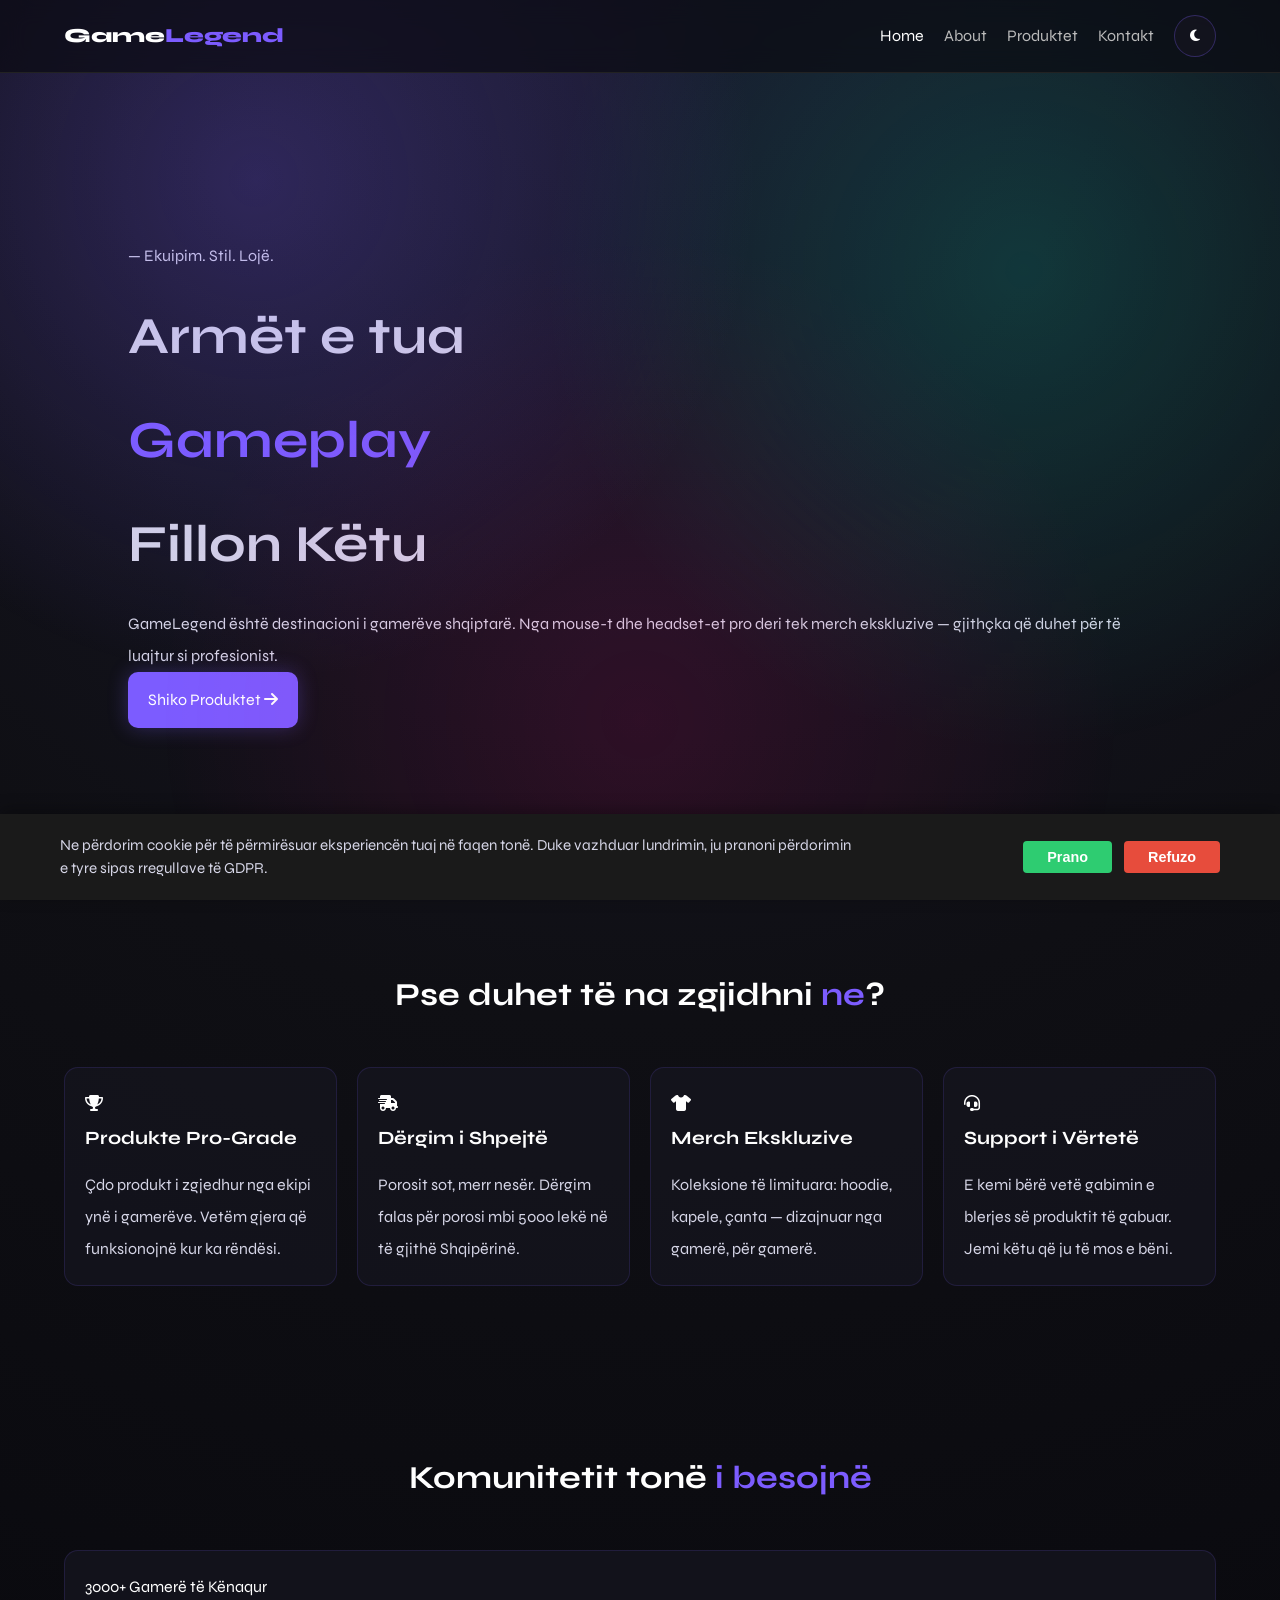
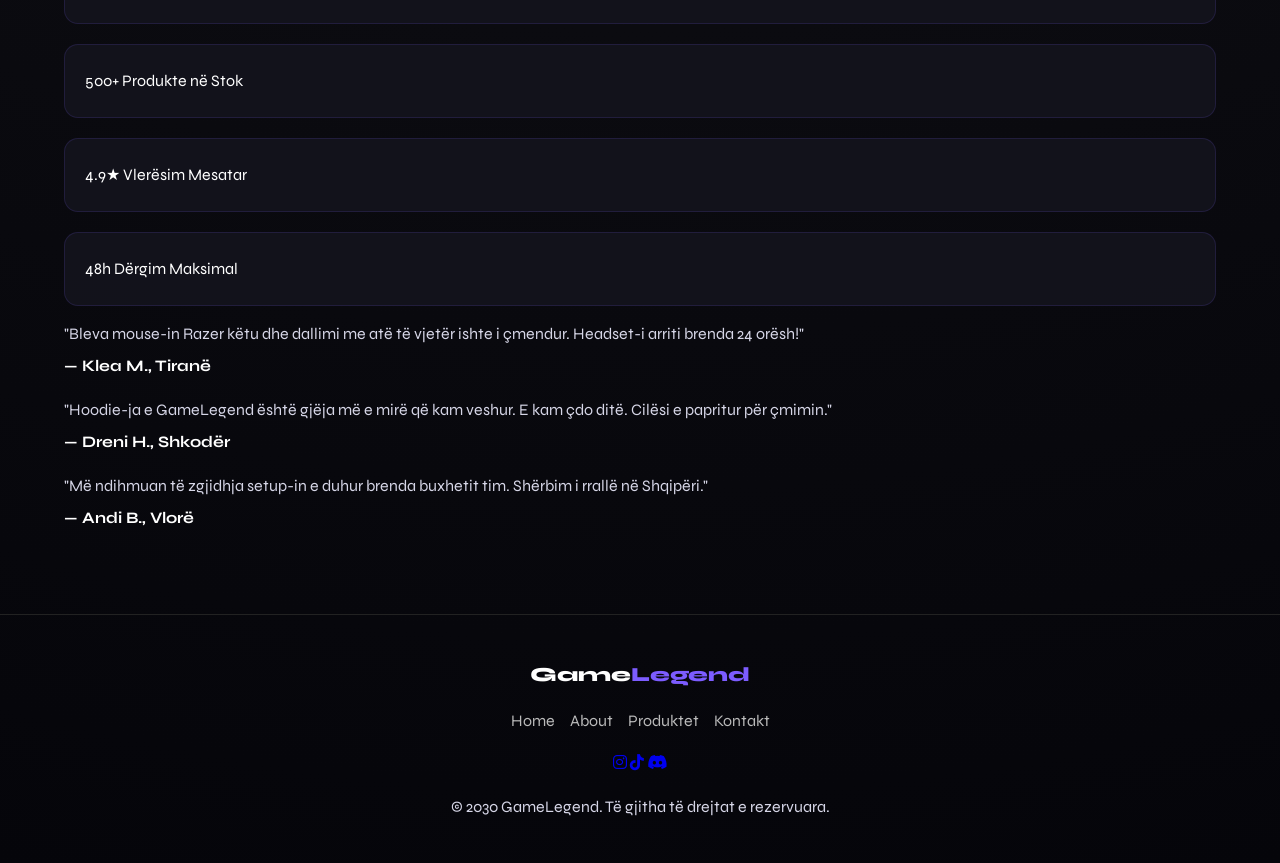
<file: index.html>
<!DOCTYPE html>
<html lang="sq">
<head>
  <meta charset="UTF-8" />
  <meta name="viewport" content="width=device-width, initial-scale=1.0" />
  <title>GameLegend — Dyqani i Gamerëve</title>
  <link rel="stylesheet" href="css/style.css" />
  <link rel="stylesheet" href="css/responsive.css" />
  <link href="https://fonts.googleapis.com/css2?family=Space+Mono:wght@400;700&family=Syne:wght@400;600;800&display=swap" rel="stylesheet" />
  <link rel="stylesheet" href="https://cdnjs.cloudflare.com/ajax/libs/font-awesome/6.5.0/css/all.min.css" />
</head>
<body>

  <!-- NAVBAR -->
  <header class="navbar" id="navbar">
    <div class="nav-container">
      <a href="index.html" class="logo">Game<span>Legend</span></a>
      <nav class="nav-links" id="navLinks">
        <a href="index.html" class="active">Home</a>
        <a href="about.html">About</a>
        <a href="services.html">Produktet</a>
        <a href="contact.html">Kontakt</a>
        <button class="theme-toggle" id="theme-toggle" aria-label="Ndrysho temën">
          <i class="fas fa-moon"></i>
        </button>
      </nav>
      <button class="hamburger" id="hamburger-btn" aria-label="Hap menunë" aria-expanded="false">
        <span></span><span></span><span></span>
      </button>
    </div>
  </header>

  <main>

    <!-- HERO -->
    <section class="hero">
      <div class="hero-bg"></div>
      <div class="hero-content">
        <p class="hero-tag">— Ekuipim. Stil. Lojë.</p>
        <h1>Armët e tua<br /><span>Gameplay</span><br />Fillon Këtu</h1>
        <p class="hero-sub">GameLegend është destinacioni i gamerëve shqiptarë. Nga mouse-t dhe headset-et pro deri tek merch ekskluzive — gjithçka që duhet për të luajtur si profesionist.</p>
        <a href="services.html" class="btn-primary">Shiko Produktet <i class="fas fa-arrow-right"></i></a>
      </div>
      <div class="hero-visual">
        <div class="orb orb1"></div>
        <div class="orb orb2"></div>
      </div>
    </section>

    <!-- WHY US -->
    <section class="why-us">
      <div class="container">
        <h2 class="section-title">Pse duhet të na zgjidhni <span>ne</span>?</h2>
        <div class="cards-grid">

          <div class="card">
            <div class="card-icon"><i class="fas fa-trophy"></i></div>
            <h3>Produkte Pro-Grade</h3>
            <p>Çdo produkt i zgjedhur nga ekipi ynë i gamerëve. Vetëm gjera që funksionojnë kur ka rëndësi.</p>
          </div>

          <div class="card">
            <div class="card-icon"><i class="fas fa-truck-fast"></i></div>
            <h3>Dërgim i Shpejtë</h3>
            <p>Porosit sot, merr nesër. Dërgim falas për porosi mbi 5000 lekë në të gjithë Shqipërinë.</p>
          </div>

          <div class="card">
            <div class="card-icon"><i class="fas fa-shirt"></i></div>
            <h3>Merch Ekskluzive</h3>
            <p>Koleksione të limituara: hoodie, kapele, çanta — dizajnuar nga gamerë, për gamerë.</p>
          </div>

          <div class="card">
            <div class="card-icon"><i class="fas fa-headset"></i></div>
            <h3>Support i Vërtetë</h3>
            <p>E kemi bërë vetë gabimin e blerjes së produktit të gabuar. Jemi këtu që ju të mos e bëni.</p>
          </div>

        </div>
      </div>
    </section>

    <!-- STATS / TESTIMONIALS -->
    <section class="stats-section">
      <div class="container">
        <h2 class="section-title">Komunitetit tonë <span>i besojnë</span></h2>

        <div class="stats-grid">
          <div class="stat-card">
            <span class="stat-num">3000+</span>
            <span class="stat-label">Gamerë të Kënaqur</span>
          </div>
          <div class="stat-card">
            <span class="stat-num">500+</span>
            <span class="stat-label">Produkte në Stok</span>
          </div>
          <div class="stat-card">
            <span class="stat-num">4.9★</span>
            <span class="stat-label">Vlerësim Mesatar</span>
          </div>
          <div class="stat-card">
            <span class="stat-num">48h</span>
            <span class="stat-label">Dërgim Maksimal</span>
          </div>
        </div>

        <div class="testimonials">
          <div class="testimonial">
            <p>"Bleva mouse-in Razer këtu dhe dallimi me atë të vjetër ishte i çmendur. Headset-i arriti brenda 24 orësh!"</p>
            <strong>— Klea M., Tiranë</strong>
          </div>
          <div class="testimonial">
            <p>"Hoodie-ja e GameLegend është gjëja më e mirë që kam veshur. E kam çdo ditë. Cilësi e papritur për çmimin."</p>
            <strong>— Dreni H., Shkodër</strong>
          </div>
          <div class="testimonial">
            <p>"Më ndihmuan të zgjidhja setup-in e duhur brenda buxhetit tim. Shërbim i rrallë në Shqipëri."</p>
            <strong>— Andi B., Vlorë</strong>
          </div>
        </div>

      </div>
    </section>

  </main>

  <!-- FOOTER -->
  <footer class="footer">
    <div class="container footer-inner">
      <a href="index.html" class="logo">Game<span>Legend</span></a>
      <div class="footer-links">
        <a href="index.html">Home</a>
        <a href="about.html">About</a>
        <a href="services.html">Produktet</a>
        <a href="contact.html">Kontakt</a>
      </div>
      <div class="footer-social">
        <a href="#" aria-label="Instagram"><i class="fab fa-instagram"></i></a>
        <a href="#" aria-label="TikTok"><i class="fab fa-tiktok"></i></a>
        <a href="#" aria-label="Discord"><i class="fab fa-discord"></i></a>
      </div>
      <p class="copyright">&copy; 2030 GameLegend. Të gjitha të drejtat e rezervuara.</p>
    </div>
  </footer>
<button id="backToTop" class="back-to-top" aria-label="Kthehu në krye">
    <i class="fas fa-chevron-up"></i>
</button>
    <div id="cookieBanner" class="cookie-banner">
    <div class="cookie-content">
        <p>Ne përdorim cookie për të përmirësuar eksperiencën tuaj në faqen tonë. Duke vazhduar lundrimin, ju pranoni përdorimin e tyre sipas rregullave të GDPR.</p>
        <div class="cookie-buttons">
            <button id="acceptCookies" class="btn-cookie btn-accept">Prano</button>
            <button id="declineCookies" class="btn-cookie btn-decline">Refuzo</button>
        </div>
    </div>
</div>
  <script src="js/main.js"></script>
</body>
</html>
</file>
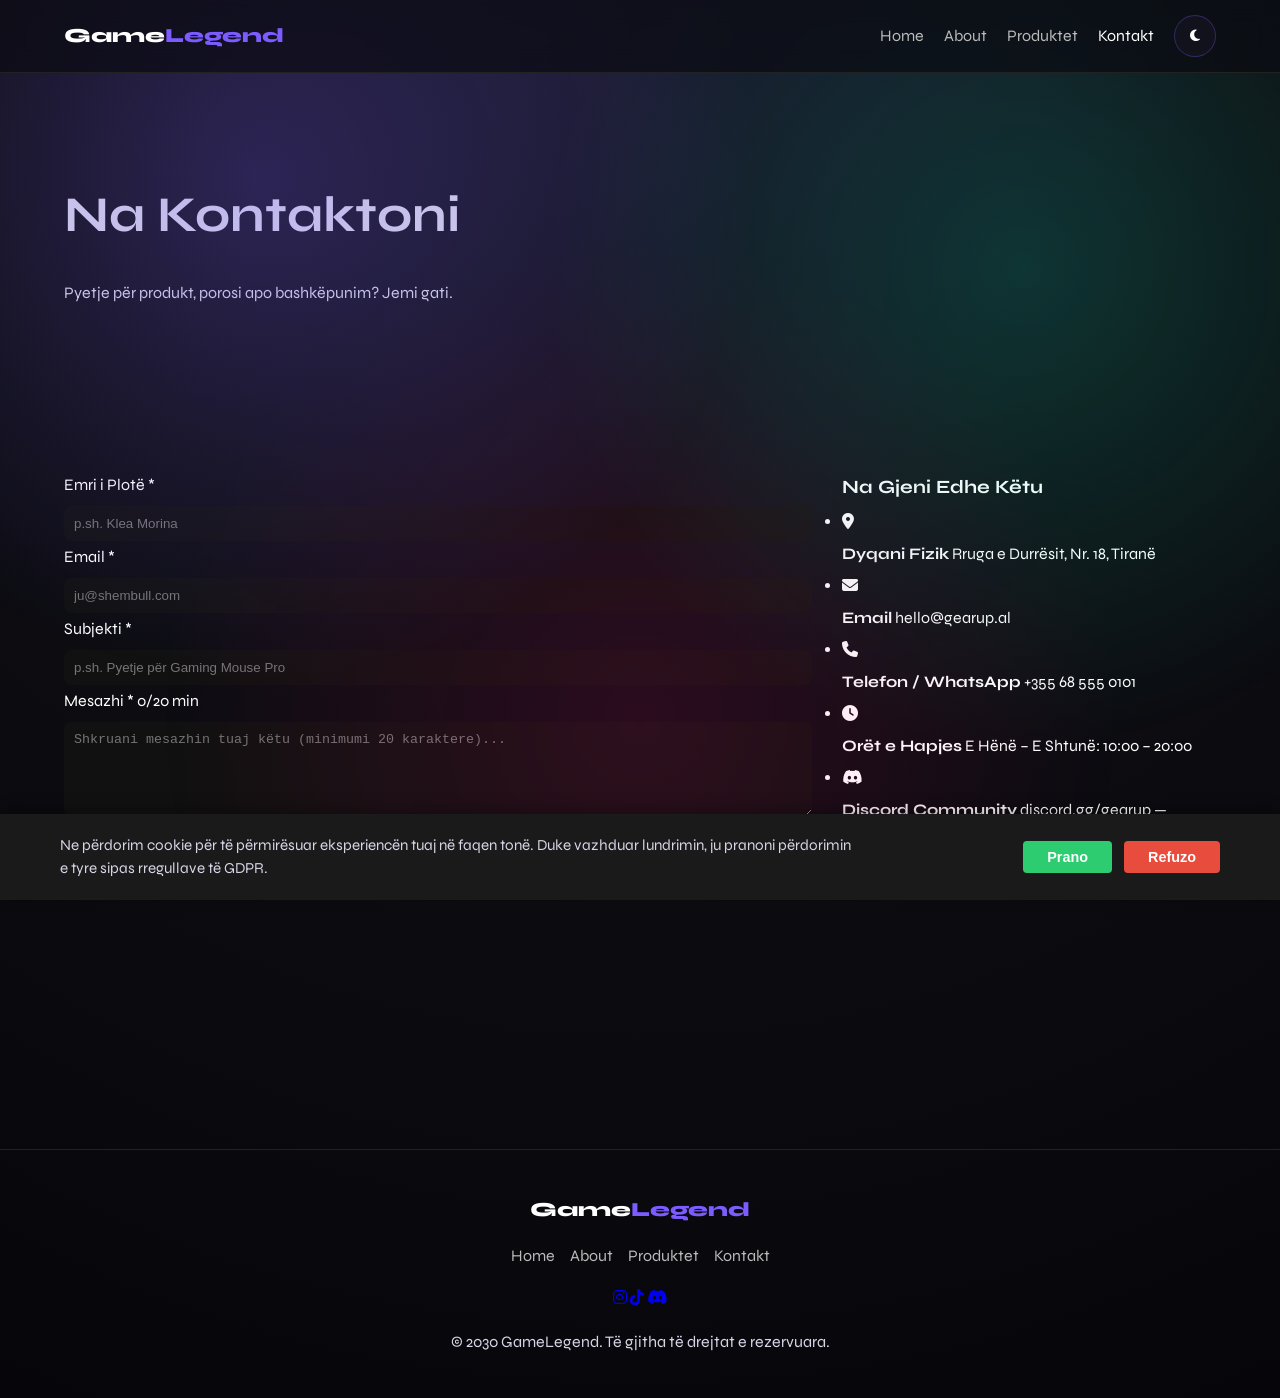
<file: contact.html>
<!DOCTYPE html>
<html lang="sq">
<head>
  <meta charset="UTF-8" />
  <meta name="viewport" content="width=device-width, initial-scale=1.0" />
  <title>GameLegend — Kontakt</title>
  <link rel="stylesheet" href="css/style.css" />
  <link rel="stylesheet" href="css/responsive.css" />
  <link href="https://fonts.googleapis.com/css2?family=Space+Mono:wght@400;700&family=Syne:wght@400;600;800&display=swap" rel="stylesheet" />
  <link rel="stylesheet" href="https://cdnjs.cloudflare.com/ajax/libs/font-awesome/6.5.0/css/all.min.css" />
</head>
<body>

  <!-- NAVBAR -->
  <header class="navbar" id="navbar">
    <div class="nav-container">
      <a href="index.html" class="logo">Game<span>Legend</span></a>
      <nav class="nav-links" id="navLinks">
        <a href="index.html">Home</a>
        <a href="about.html">About</a>
        <a href="services.html">Produktet</a>
        <a href="contact.html" class="active">Kontakt</a>
        <button class="theme-toggle" id="theme-toggle" aria-label="Ndrysho temën">
          <i class="fas fa-moon"></i>
        </button>
      </nav>
      <button class="hamburger" id="hamburger-btn" aria-label="Hap menunë" aria-expanded="false">
        <span></span><span></span><span></span>
      </button>
    </div>
  </header>

  <main>

    <!-- PAGE HERO -->
    <section class="page-hero">
      <div class="container">
        <h1>Na <span>Kontaktoni</span></h1>
        <p>Pyetje për produkt, porosi apo bashkëpunim? Jemi gati.</p>
      </div>
    </section>

    <!-- CONTACT -->
    <section class="contact-section">
      <div class="container contact-grid">

        <!-- FORM -->
        <div class="contact-form-wrap">
          <form id="contactForm" novalidate>

            <div class="form-group">
              <label for="name">Emri i Plotë *</label>
              <input
                type="text"
                id="name"
                name="name"
                placeholder="p.sh. Klea Morina"
                autocomplete="name"
              />
              <span class="error-msg" id="nameError"></span>
            </div>

            <div class="form-group">
              <label for="email">Email *</label>
              <input
                type="email"
                id="email"
                name="email"
                placeholder="ju@shembull.com"
                autocomplete="email"
              />
              <span class="error-msg" id="emailError"></span>
            </div>

            <div class="form-group">
              <label for="subject">Subjekti *</label>
              <input
                type="text"
                id="subject"
                name="subject"
                placeholder="p.sh. Pyetje për Gaming Mouse Pro"
              />
              <span class="error-msg" id="subjectError"></span>
            </div>

            <div class="form-group">
              <label for="message">
                Mesazhi *
                <span class="char-counter" id="charCounter">0/20 min</span>
              </label>
              <textarea
                id="message"
                name="message"
                rows="5"
                placeholder="Shkruani mesazhin tuaj këtu (minimumi 20 karaktere)..."
              ></textarea>
              <span class="error-msg" id="messageError"></span>
            </div>

            <button type="submit" class="btn-primary">
              Dërgo Mesazhin <i class="fas fa-paper-plane"></i>
            </button>

            <div class="form-success" id="formSuccess">
              <i class="fas fa-check-circle"></i> Mesazhi u dërgua! Do t'ju kthehemi brenda 24 orësh.
            </div>

          </form>
        </div>

        <!-- CONTACT INFO -->
        <aside class="contact-info">
          <h3>Na Gjeni Edhe Këtu</h3>
          <ul>
            <li>
              <i class="fas fa-map-marker-alt" aria-hidden="true"></i>
              <div>
                <strong>Dyqani Fizik</strong>
                <span>Rruga e Durrësit, Nr. 18, Tiranë</span>
              </div>
            </li>
            <li>
              <i class="fas fa-envelope" aria-hidden="true"></i>
              <div>
                <strong>Email</strong>
                <span>hello@gearup.al</span>
              </div>
            </li>
            <li>
              <i class="fas fa-phone" aria-hidden="true"></i>
              <div>
                <strong>Telefon / WhatsApp</strong>
                <span>+355 68 555 0101</span>
              </div>
            </li>
            <li>
              <i class="fas fa-clock" aria-hidden="true"></i>
              <div>
                <strong>Orët e Hapjes</strong>
                <span>E Hënë – E Shtunë: 10:00 – 20:00</span>
              </div>
            </li>
            <li>
              <i class="fab fa-discord" aria-hidden="true"></i>
              <div>
                <strong>Discord Community</strong>
                <span>discord.gg/gearup — Bashkohu me komunitetin!</span>
              </div>
            </li>
          </ul>

          <!-- Google Maps embed -->
          <div class="map-embed">
            <iframe
              src="https://www.google.com/maps/embed?pb=!1m18!1m12!1m3!1d2996.0!2d19.818!3d41.328!2m3!1f0!2f0!3f0!3m2!1i1024!2i768!4f13.1!3m3!1m2!1s0x0%3A0x0!2zNDHCsDE5JzQxLjEiTiAxOcKwNDknMDQuOCJF!5e0!3m2!1sen!2s!4v1"
              width="100%"
              height="200"
              style="border:0; border-radius:8px;"
              allowfullscreen=""
              loading="lazy"
              referrerpolicy="no-referrer-when-downgrade"
              title="Lokacioni i GameLegend në hartë">
            </iframe>
          </div>
        </aside>

      </div>
    </section>

  </main>

  <!-- FOOTER -->
  <footer class="footer">
    <div class="container footer-inner">
      <a href="index.html" class="logo">Game<span>Legend</span></a>
      <div class="footer-links">
        <a href="index.html">Home</a>
        <a href="about.html">About</a>
        <a href="services.html">Produktet</a>
        <a href="contact.html">Kontakt</a>
      </div>
      <div class="footer-social">
        <a href="#" aria-label="Instagram"><i class="fab fa-instagram"></i></a>
        <a href="#" aria-label="TikTok"><i class="fab fa-tiktok"></i></a>
        <a href="#" aria-label="Discord"><i class="fab fa-discord"></i></a>
      </div>
      <p class="copyright">&copy; 2030 GameLegend. Të gjitha të drejtat e rezervuara.</p>
    </div>
  </footer>
<button id="backToTop" class="back-to-top" aria-label="Kthehu në krye">
    <i class="fas fa-chevron-up"></i>
</button>
    <div id="cookieBanner" class="cookie-banner">
    <div class="cookie-content">
        <p>Ne përdorim cookie për të përmirësuar eksperiencën tuaj në faqen tonë. Duke vazhduar lundrimin, ju pranoni përdorimin e tyre sipas rregullave të GDPR.</p>
        <div class="cookie-buttons">
            <button id="acceptCookies" class="btn-cookie btn-accept">Prano</button>
            <button id="declineCookies" class="btn-cookie btn-decline">Refuzo</button>
        </div>
    </div>
</div>
  <script src="js/main.js"></script>
</body>
</html>
</file>
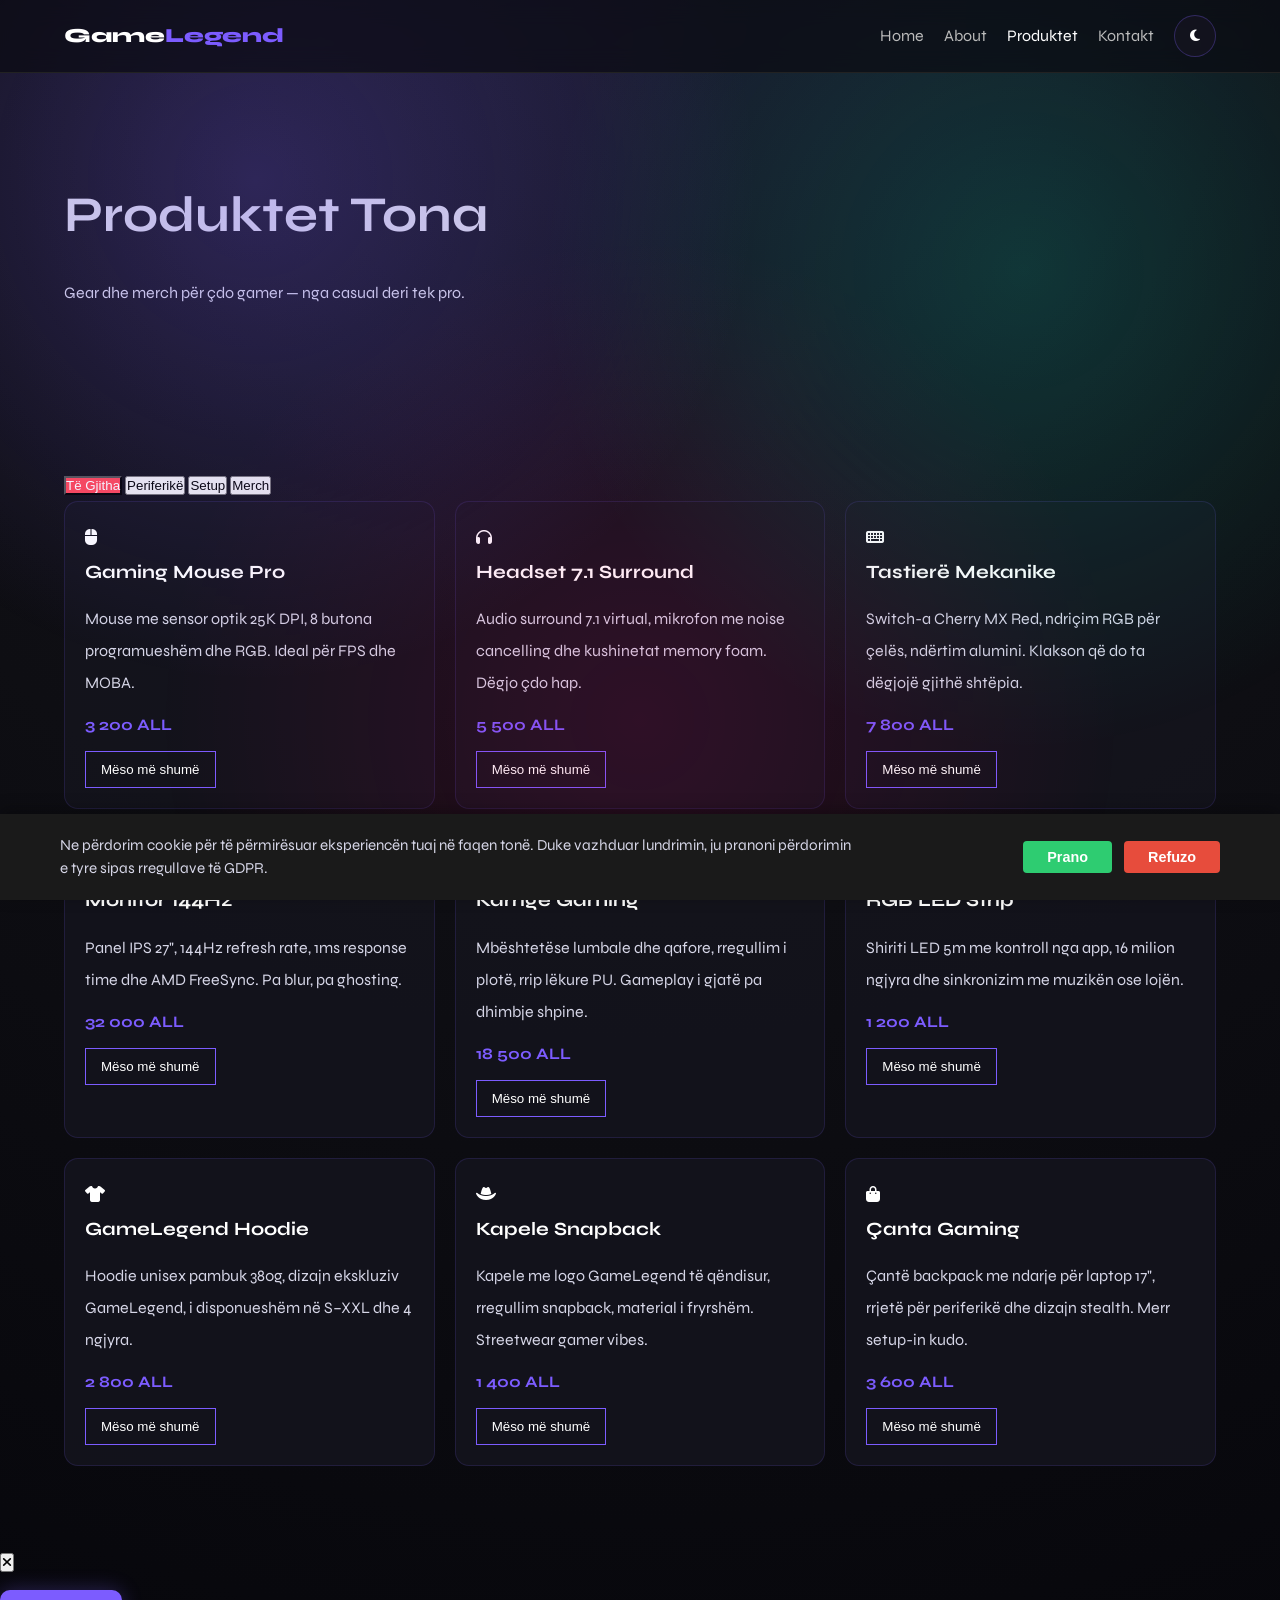
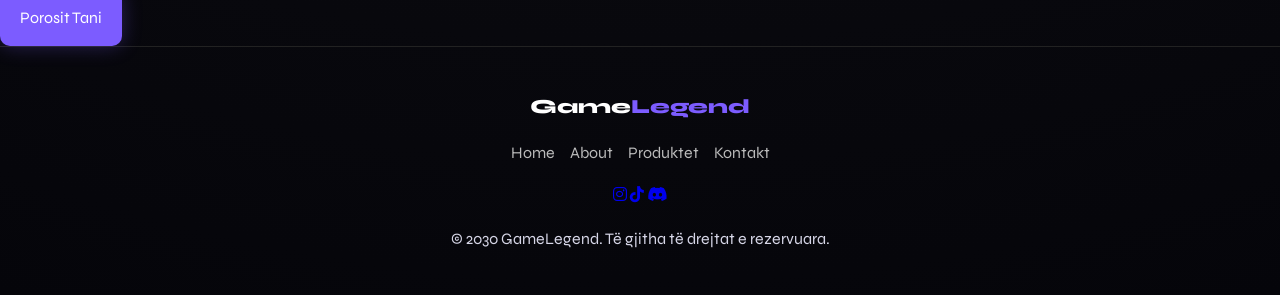
<file: services.html>
<!DOCTYPE html>
<html lang="sq">
<head>
  <meta charset="UTF-8" />
  <meta name="viewport" content="width=device-width, initial-scale=1.0" />
  <title>GameLegend — Produktet</title>
  <link rel="stylesheet" href="css/style.css" />
  <link rel="stylesheet" href="css/responsive.css" />
  <link href="https://fonts.googleapis.com/css2?family=Space+Mono:wght@400;700&family=Syne:wght@400;600;800&display=swap" rel="stylesheet" />
  <link rel="stylesheet" href="https://cdnjs.cloudflare.com/ajax/libs/font-awesome/6.5.0/css/all.min.css" />
</head>
<body>

  <!-- NAVBAR -->
  <header class="navbar" id="navbar">
    <div class="nav-container">
      <a href="index.html" class="logo">Game<span>Legend</span></a>
      <nav class="nav-links" id="navLinks">
        <a href="index.html">Home</a>
        <a href="about.html">About</a>
        <a href="services.html" class="active">Produktet</a>
        <a href="contact.html">Kontakt</a>
        <button class="theme-toggle" id="theme-toggle" aria-label="Ndrysho temën">
          <i class="fas fa-moon"></i>
        </button>
      </nav>
      <button class="hamburger" id="hamburger-btn" aria-label="Hap menunë" aria-expanded="false">
        <span></span><span></span><span></span>
      </button>
    </div>
  </header>

  <main>

    <!-- PAGE HERO -->
    <section class="page-hero">
      <div class="container">
        <h1>Produktet <span>Tona</span></h1>
        <p>Gear dhe merch për çdo gamer — nga casual deri tek pro.</p>
      </div>
    </section>

    <!-- PRODUCTS -->
    <section class="services-section">
      <div class="container">

        <!-- FILTER BUTTONS -->
        <div class="filter-btns" role="group" aria-label="Filtro produktet">
          <button class="filter-btn active" data-filter="all">Të Gjitha</button>
          <button class="filter-btn" data-filter="peripherals">Periferikë</button>
          <button class="filter-btn" data-filter="setup">Setup</button>
          <button class="filter-btn" data-filter="merch">Merch</button>
        </div>

        <!-- PRODUCT CARDS -->
        <div class="services-grid" id="servicesGrid">

          <article class="service-card" data-category="peripherals">
            <div class="service-icon"><i class="fas fa-computer-mouse"></i></div>
            <h3>Gaming Mouse Pro</h3>
            <p>Mouse me sensor optik 25K DPI, 8 butona programueshëm dhe RGB. Ideal për FPS dhe MOBA.</p>
            <span class="price">3 200 ALL</span>
            <button class="btn-outline" data-modal="1">Mëso më shumë</button>
          </article>

          <article class="service-card" data-category="peripherals">
            <div class="service-icon"><i class="fas fa-headphones"></i></div>
            <h3>Headset 7.1 Surround</h3>
            <p>Audio surround 7.1 virtual, mikrofon me noise cancelling dhe kushinetat memory foam. Dëgjo çdo hap.</p>
            <span class="price">5 500 ALL</span>
            <button class="btn-outline" data-modal="2">Mëso më shumë</button>
          </article>

          <article class="service-card" data-category="peripherals">
            <div class="service-icon"><i class="fas fa-keyboard"></i></div>
            <h3>Tastierë Mekanike</h3>
            <p>Switch-a Cherry MX Red, ndriçim RGB për çelës, ndërtim alumini. Klakson që do ta dëgjojë gjithë shtëpia.</p>
            <span class="price">7 800 ALL</span>
            <button class="btn-outline" data-modal="3">Mëso më shumë</button>
          </article>

          <article class="service-card" data-category="setup">
            <div class="service-icon"><i class="fas fa-desktop"></i></div>
            <h3>Monitor 144Hz</h3>
            <p>Panel IPS 27", 144Hz refresh rate, 1ms response time dhe AMD FreeSync. Pa blur, pa ghosting.</p>
            <span class="price">32 000 ALL</span>
            <button class="btn-outline" data-modal="4">Mëso më shumë</button>
          </article>

          <article class="service-card" data-category="setup">
            <div class="service-icon"><i class="fas fa-chair"></i></div>
            <h3>Karrige Gaming</h3>
            <p>Mbështetëse lumbale dhe qafore, rregullim i plotë, rrip lëkure PU. Gameplay i gjatë pa dhimbje shpine.</p>
            <span class="price">18 500 ALL</span>
            <button class="btn-outline" data-modal="5">Mëso më shumë</button>
          </article>

          <article class="service-card" data-category="setup">
            <div class="service-icon"><i class="fas fa-plug"></i></div>
            <h3>RGB LED Strip</h3>
            <p>Shiriti LED 5m me kontroll nga app, 16 milion ngjyra dhe sinkronizim me muzikën ose lojën.</p>
            <span class="price">1 200 ALL</span>
            <button class="btn-outline" data-modal="6">Mëso më shumë</button>
          </article>

          <article class="service-card" data-category="merch">
            <div class="service-icon"><i class="fas fa-shirt"></i></div>
            <h3>GameLegend Hoodie</h3>
            <p>Hoodie unisex pambuk 380g, dizajn ekskluziv GameLegend, i disponueshëm në S–XXL dhe 4 ngjyra.</p>
            <span class="price">2 800 ALL</span>
            <button class="btn-outline" data-modal="7">Mëso më shumë</button>
          </article>

          <article class="service-card" data-category="merch">
            <div class="service-icon"><i class="fas fa-hat-cowboy"></i></div>
            <h3>Kapele Snapback</h3>
            <p>Kapele me logo GameLegend të qëndisur, rregullim snapback, material i fryrshëm. Streetwear gamer vibes.</p>
            <span class="price">1 400 ALL</span>
            <button class="btn-outline" data-modal="8">Mëso më shumë</button>
          </article>

          <article class="service-card" data-category="merch">
            <div class="service-icon"><i class="fas fa-bag-shopping"></i></div>
            <h3>Çanta Gaming</h3>
            <p>Çantë backpack me ndarje për laptop 17", rrjetë për periferikë dhe dizajn stealth. Merr setup-in kudo.</p>
            <span class="price">3 600 ALL</span>
            <button class="btn-outline" data-modal="9">Mëso më shumë</button>
          </article>

        </div>
      </div>
    </section>

    <!-- MODAL -->
    <div class="modal-overlay" id="modalOverlay" role="dialog" aria-modal="true" aria-labelledby="modalTitle">
      <div class="modal-box">
        <button class="modal-close" id="modalClose" aria-label="Mbyll modalin">
          <i class="fas fa-times"></i>
        </button>
        <h2 id="modalTitle"></h2>
        <p id="modalBody"></p>
        <a href="contact.html" class="btn-primary">Porosit Tani</a>
      </div>
    </div>

  </main>

  <!-- FOOTER -->
  <footer class="footer">
    <div class="container footer-inner">
      <a href="index.html" class="logo">Game<span>Legend</span></a>
      <div class="footer-links">
        <a href="index.html">Home</a>
        <a href="about.html">About</a>
        <a href="services.html">Produktet</a>
        <a href="contact.html">Kontakt</a>
      </div>
      <div class="footer-social">
        <a href="#" aria-label="Instagram"><i class="fab fa-instagram"></i></a>
        <a href="#" aria-label="TikTok"><i class="fab fa-tiktok"></i></a>
        <a href="#" aria-label="Discord"><i class="fab fa-discord"></i></a>
      </div>
      <p class="copyright">&copy; 2030 GameLegend. Të gjitha të drejtat e rezervuara.</p>
    </div>
  </footer>
<button id="backToTop" class="back-to-top" aria-label="Kthehu në krye">
    <i class="fas fa-chevron-up"></i>
</button>
    <div id="cookieBanner" class="cookie-banner">
    <div class="cookie-content">
        <p>Ne përdorim cookie për të përmirësuar eksperiencën tuaj në faqen tonë. Duke vazhduar lundrimin, ju pranoni përdorimin e tyre sipas rregullave të GDPR.</p>
        <div class="cookie-buttons">
            <button id="acceptCookies" class="btn-cookie btn-accept">Prano</button>
            <button id="declineCookies" class="btn-cookie btn-decline">Refuzo</button>
        </div>
    </div>
</div>
  <script src="js/main.js"></script>
</body>
</html>
</file>
<file: css/style.css>
/* ========== RESET ========== */
* {
  margin: 0;
  padding: 0;
  box-sizing: border-box;
}

/* ========== BODY + CYBER BACKGROUND ========== */
body {
  font-family: "Syne", sans-serif;
  color: #fff;
  line-height: 2;
  overflow-x: hidden;

  /* deep cyber gradient */
  background: radial-gradient(circle at top, #1a1a2e 0%, #0f0f14 40%, #05050a 100%);
}

p {
  margin-top: 12px;
  color: #d6d6e7;
}

h1 {
  font-size: 50px;
  margin-top: 12px;
  color: #d6d6e7;
}

/* glowing orbs background */
body::before {
  content: "";
  position: fixed;
  inset: 0;
  pointer-events: none;

  background:
    radial-gradient(circle at 20% 20%, rgba(124, 92, 255, 0.25), transparent 40%),
    radial-gradient(circle at 80% 30%, rgba(0, 255, 200, 0.15), transparent 40%),
    radial-gradient(circle at 50% 80%, rgba(255, 0, 120, 0.12), transparent 50%);
}

/* soft animation */
body::before {
  animation: glowMove 14s ease-in-out infinite;
}

@keyframes glowMove {
  0%   { transform: translate(0px, 0px); }
  50%  { transform: translate(-20px, 20px); }
  100% { transform: translate(0px, 0px); }
}

/* ========== CONTAINER ========== */
.container {
  width: 90%;
  max-width: 1200px;
  margin: auto;
}

/* ========== LOGO ========== */
.logo {
  font-weight: 800;
  font-size: 20px;
  text-decoration: none;
  color: white;
}

.logo span {
  color: #7c5cff;
}

/* ========== NAVBAR ========== */
.navbar {
  position: sticky;
  top: 0;
  z-index: 1000;

  background: rgba(10, 10, 18, 0.7);
  backdrop-filter: blur(12px);
  border-bottom: 1px solid #222;
}

.nav-container {
  width: 90%;
  max-width: 1200px;
  margin: auto;

  display: flex;
  justify-content: space-between;
  align-items: center;
  padding: 15px 0;
}

.nav-links {
  display: flex;
  gap: 20px;
  align-items: center;
}

.nav-links a {
  color: #bbb;
  text-decoration: none;
  transition: 0.3s;
}

.nav-links a:hover,
.nav-links a.active {
  color: #fff;
}

/* ========== BUTTONS ========== */
.btn-primary {
  display: inline-block;
  padding: 12px 20px;
  background: #7c5cff;
  color: white;
  border-radius: 10px;
  text-decoration: none;
  transition: 0.3s;
  box-shadow: 0 0 20px rgba(124, 92, 255, 0.3);
}

.btn-primary:hover {
  transform: translateY(-3px);
  box-shadow: 0 0 30px rgba(124, 92, 255, 0.6);
}

.btn-outline {
  padding: 10px 15px;
  border: 1px solid #7c5cff;
  background: transparent;
  color: white;
  cursor: pointer;
  transition: 0.3s;
}

.btn-outline:hover {
  background: #7c5cff;
}

/* ========== HERO ========== */
.hero {
  min-height: 90vh;
  display: flex;
  align-items: center;
  justify-content: space-between;
  padding: 60px 10%;
}

.hero h1 {
  font-size: 52px;
  line-height: 2;
}

.hero span {
  color: #7c5cff;
}

/* ========== SECTIONS ========== */
section {
  padding: 80px 0;
}

.section-title {
  font-size: 32px;
  text-align: center;
  margin-bottom: 40px;
}

.section-title span {
  color: #7c5cff;
}

/* ========== GRID ========== */
.cards-grid,
.stats-grid,
.services-grid,
.mvv-grid,
.team-grid {
  display: grid;
  gap: 20px;
}

.cards-grid {
  grid-template-columns: repeat(4, 1fr);
}

.services-grid {
  grid-template-columns: repeat(3, 1fr);
}

/* ========== CARDS ========== */
.card,
.stat-card,
.service-card,
.mvv-card,
.team-card {
  background: rgba(20, 20, 30, 0.85);
  border: 1px solid rgba(124, 92, 255, 0.15);
  padding: 20px;
  border-radius: 14px;
  transition: 0.3s;
}

.card:hover,
.service-card:hover {
  transform: translateY(-6px);
  border-color: rgba(124, 92, 255, 0.5);
}

/* ========== PRICE ========== */
.price {
  display: block;
  margin: 10px 0;
  color: #7c5cff;
  font-weight: bold;
}

/* ========== CONTACT ========== */
.contact-grid {
  display: grid;
  grid-template-columns: 2fr 1fr;
  gap: 30px;
}

input,
textarea {
  width: 100%;
  padding: 10px;
  border-radius: 8px;
  border: none;
  margin-top: 5px;
  background: #111;
  color: white;
}

/* ========== FOOTER ========== */
.footer {
  padding: 40px 0;
  text-align: center;
  border-top: 1px solid #222;
}

.footer-links {
  display: flex;
  justify-content: center;
  gap: 15px;
  margin: 10px 0;
}

.footer-links a {
  color: #bbb;
  text-decoration: none;
}

/* ========== HAMBURGER ========== */
.hamburger {
  display: none;
  flex-direction: column;
  gap: 5px;
  background: transparent;
  border: none;
  cursor: pointer;
}

.hamburger span {
  width: 25px;
  height: 3px;
  background: white;
  border-radius: 5px;
  transition: 0.3s;
}

/* ========== THEME TOGGLE ========== */
.theme-toggle {
  width: 42px;
  height: 42px;

  border-radius: 50%;
  border: 1px solid rgba(124, 92, 255, 0.3);

  background: rgba(20, 20, 30, 0.9);

  color: white;

  cursor: pointer;

  display: flex;
  align-items: center;
  justify-content: center;

  transition: 0.3s;
}

.theme-toggle:hover {
  transform: rotate(15deg) scale(1.08);

  background: #7c5cff;

  box-shadow: 0 0 20px rgba(124, 92, 255, 0.5);
}

/* ========== LIGHT MODE ========== */
body.light-mode {
  background:
    linear-gradient(
      135deg,
      #f5f7ff 0%,
      #ece8ff 45%,
      #ffeef6 100%
    );

  color: #111;
}

/* navbar */
body.light-mode .navbar {
  background: rgba(255, 255, 255, 0.8);
  border-bottom: 1px solid #ddd;
}

/* cards */
body.light-mode .card,
body.light-mode .service-card,
body.light-mode .team-card,
body.light-mode .mvv-card,
body.light-mode .stat-card {
  background: white;
  border: 1px solid #ddd;
  color: #111;
}

/* paragraphs */
body.light-mode p {
  color: #111 !important;
}

/* HEADINGS BLACK */
body.light-mode h1,
body.light-mode h2,
body.light-mode h3,
body.light-mode h4,
body.light-mode h5,
body.light-mode h6 {
  color: #111 !important;
}

/* spans black */
body.light-mode span {
  color: #111;
}

/* KEEP PURPLE ACCENTS */
body.light-mode .hero span,
body.light-mode .logo span,
body.light-mode .section-title span,
body.light-mode .price {
  color: #7c5cff !important;
}

/* nav links */
body.light-mode .nav-links a {
  color: #444;
}

body.light-mode .nav-links a:hover,
body.light-mode .nav-links a.active {
  color: #7c5cff;
}

/* inputs */
body.light-mode input,
body.light-mode textarea {
  background: white;
  color: #111;
  border: 1px solid #ccc;
}

/* footer */
body.light-mode .footer {
  border-top: 1px solid #ddd;
}

/* footer links */
body.light-mode .footer-links a {
  color: #111;
}

/* logo */
body.light-mode .logo {
  color: #111;
}

/* FORCE ALL TEXT DARK IN LIGHT MODE */
body.light-mode,
body.light-mode p,
body.light-mode h1,
body.light-mode h2,
body.light-mode h3,
body.light-mode h4,
body.light-mode h5,
body.light-mode h6,
body.light-mode li,
body.light-mode a,
body.light-mode span,
body.light-mode strong,
body.light-mode label,
body.light-mode .hero-tag,
body.light-mode .hero-sub,
body.light-mode .stat-label,
body.light-mode .testimonial p,
body.light-mode .testimonial strong,
body.light-mode .role,
body.light-mode .footer,
body.light-mode .contact-info,
body.light-mode .service-card,
body.light-mode .card,
body.light-mode .team-card,
body.light-mode .mvv-card {
  color: #111 !important;
}

/* KEEP PURPLE ACCENTS */
body.light-mode .hero span,
body.light-mode .logo span,
body.light-mode .section-title span,
body.light-mode .price {
  color: #7c5cff !important;
}

/* ========== ANIMATION ========== */
.reveal {
    opacity: 0;
    transition: all 0.8s ease-out; 
    will-change: opacity, transform;
}

.reveal.fade-in {
    transform: scale(0.95); 
}

.reveal.slide-in {
    transform: translateY(40px); 
}

.reveal.active {
    opacity: 1;
    transform: translateY(0) scale(1);
}

/* ========== FILTER ========== */
.service-card.hide {
    display: none;
}

.filter-btn.active {
    background-color: #ff4757;
    color: white;
}

/* ========== BACK TO TOP ========== */
.back-to-top {
    position: fixed;
    bottom: 30px;
    right: 30px;
    width: 50px;
    height: 50px;
    background-color: #007bff;
    color: #ffffff;
    border: none;
    border-radius: 50%;
    cursor: pointer;
    display: flex;
    align-items: center;
    justify-content: center;
    font-size: 1.2rem;
    box-shadow: 0 4px 12px rgba(0, 0, 0, 0.25);
    z-index: 9999;

    opacity: 0;
    visibility: hidden;
    pointer-events: none;
    transition: all 0.3s ease-in-out;
}

.back-to-top.show {
    opacity: 1;
    visibility: visible;
    pointer-events: auto;
}

.back-to-top:hover {
    background-color: #0056b3; 
    transform: translateY(-5px); 
}

/* ========== COOKIES ========== */
.cookie-banner {
    position: fixed;
    bottom: 0;
    left: 0;
    width: 100%;
    background-color: #1a1a1a;
    color: #ffffff;
    padding: 20px 10px;
    box-shadow: 0 -4px 15px rgba(0, 0, 0, 0.3);
    z-index: 10000; 

    display: none;
    animation: slideUp 0.4s ease-in-out forwards;
}

.cookie-content {
    max-width: 1200px;
    margin: 0 auto;
    display: flex;
    flex-direction: column;
    align-items: center;
    gap: 15px;
    text-align: center;
}

.cookie-content p {
    font-size: 0.95rem;
    line-height: 1.5;
    margin: 0;
    max-width: 800px;
}

.cookie-buttons {
    display: flex;
    gap: 12px;
}

.btn-cookie {
    padding: 8px 24px;
    font-size: 0.9rem;
    font-weight: 600;
    border: none;
    border-radius: 4px;
    cursor: pointer;
    transition: background-color 0.2s ease-in-out;
}

.btn-accept {
    background-color: #2ecc71;
    color: #ffffff;
}

.btn-accept:hover {
    background-color: #27ae60;
}

.btn-decline {
    background-color: #e74c3c; 
    color: #ffffff;
}

.btn-decline:hover {
    background-color: #c0392b;
}

@keyframes slideUp {
    from { transform: translateY(100%); }
    to { transform: translateY(0); }
}

@media (min-width: 768px) {
    .cookie-content {
        flex-direction: row;
        justify-content: space-between;
        text-align: left;
        padding: 0 20px;
    }
}
</file>
<file: css/responsive.css>
/* ========== TABLET ========== */
@media (max-width: 1024px) {

  .hero {
    flex-direction: column;
    text-align: center;
    gap: 30px;
  }

  .hero h1 {
    font-size: 40px;
  }

  .cards-grid {
    grid-template-columns: repeat(2, 1fr);
  }

  .services-grid {
    grid-template-columns: repeat(2, 1fr);
  }

  .contact-grid {
    grid-template-columns: 1fr;
  }
}

/* ========== MOBILE ========== */
@media (max-width: 600px) {

  .nav-links {
    display: none;
  }

  .hero {
    padding: 40px 5%;
  }

  .hero h1 {
    font-size: 30px;
  }

  .section-title {
    font-size: 24px;
  }

  .cards-grid,
  .services-grid {
    grid-template-columns: 1fr;
  }

  .container {
    width: 95%;
  }
}

@media (max-width: 768px) {

  .hamburger {
    display: flex;
  }

  .nav-links {
    position: absolute;
    top: 70px;
    right: 5%;
    width: 220px;

    background: rgba(15, 15, 25, 0.95);
    backdrop-filter: blur(12px);

    border: 1px solid #333;
    border-radius: 12px;

    display: flex;
    flex-direction: column;
    padding: 20px;
    gap: 15px;

    opacity: 0;
    visibility: hidden;
    transform: translateY(-10px);

    transition: 0.3s;
  }

  .nav-links.show {
    opacity: 1;
    visibility: visible;
    transform: translateY(0);
  }
}
</file>
